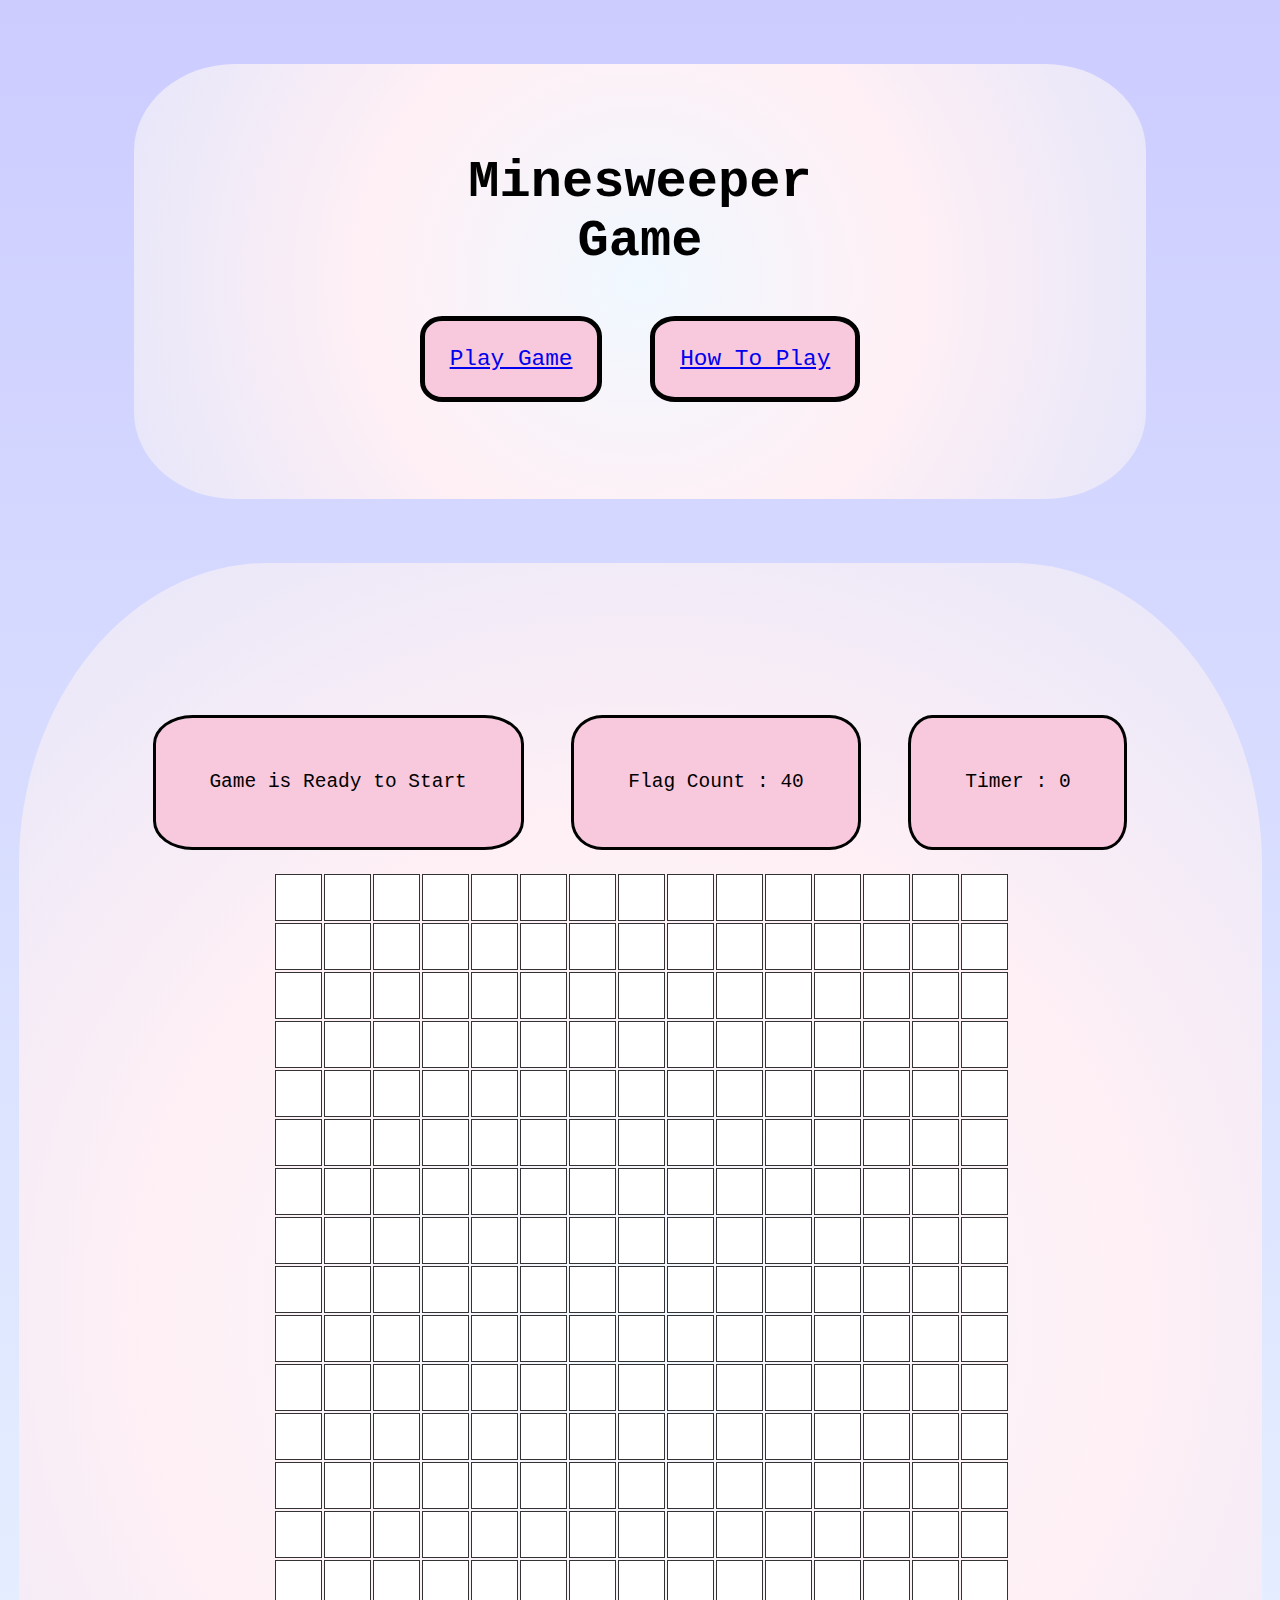
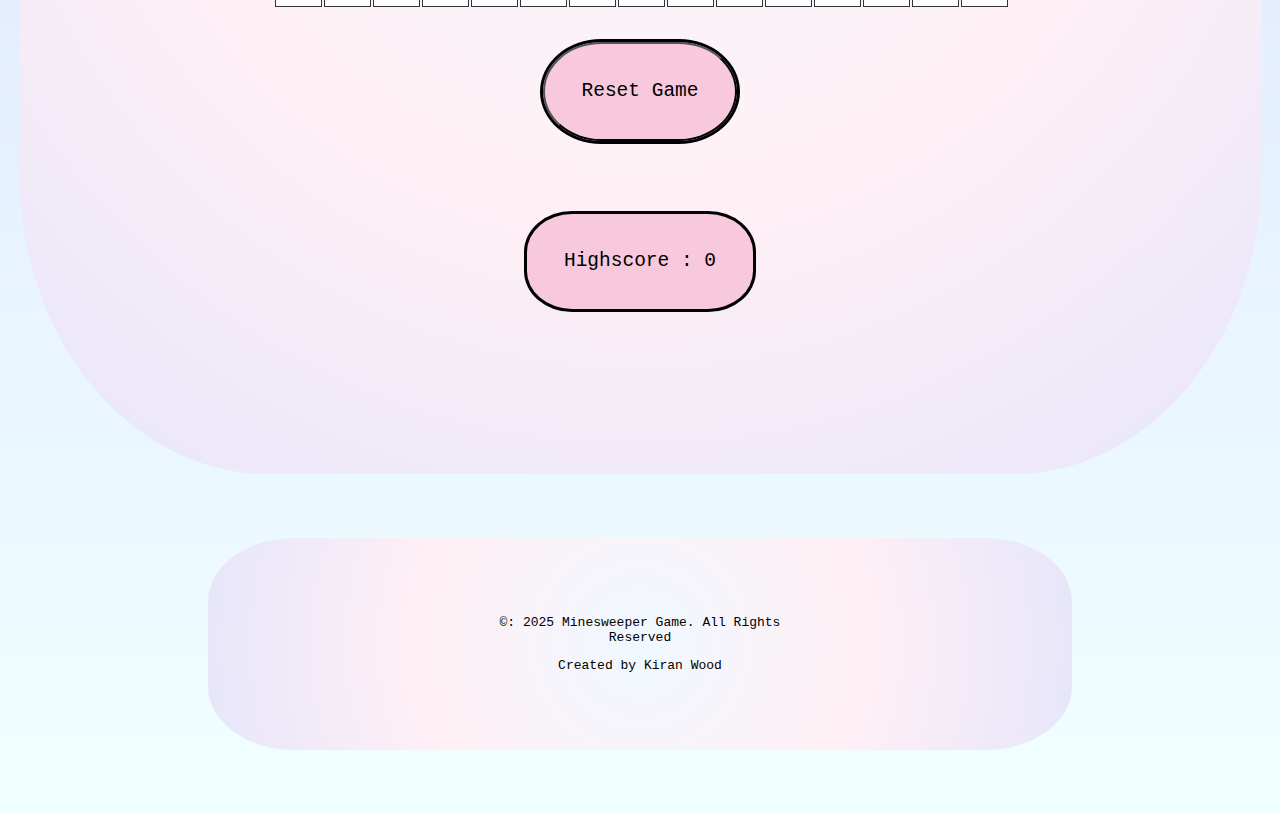
<file: minesweeper/index.html>
<!DOCTYPE html>
<html>

<!--
    This is the main page of the Minesweeper Game Webpage. It contains the minesweeper game that users can play.
-->

<head>
    <title>Minesweeper Game</title>

    <link rel="stylesheet" href="./css/style.css" />
</head>

<body>
    <header>
        <h1 class="web-title">Minesweeper Game</h1>

        <nav>
            <ol class="nav-list">
                <li><a href="index.html">Play Game</a></li>
                <li><a href="./webpages/how-to-play.html">How To Play</a></li>
            </ol>
        </nav>
    </header>

    <!--Minesweeper Game-->
    <main class="minesweeper-game">

        <!--Gives Game Information-->

        <div class="game-info">
            <p id="game-status"></p>
            <p id="flag-count">Flag Count : 40</p>
            <p id="timer">Timer : 0</p>
        </div>

        <!--Holds all the cells of Game-->
        <div id="board" oncontextmenu="return false;"></div>

        <button id="reset-button">Reset Game</button>
        <p id="highscore">Highscore : 0</p>

        <script type="module" src="./scripts/app.js"></script>
    </main>

    <footer>
        <div class="final-text">
            <p>&copy;: 2025 Minesweeper Game. All Rights Reserved</p>
            <p>Created by Kiran Wood</p>
        </div>
    </footer>
</body>

</html>
</file>
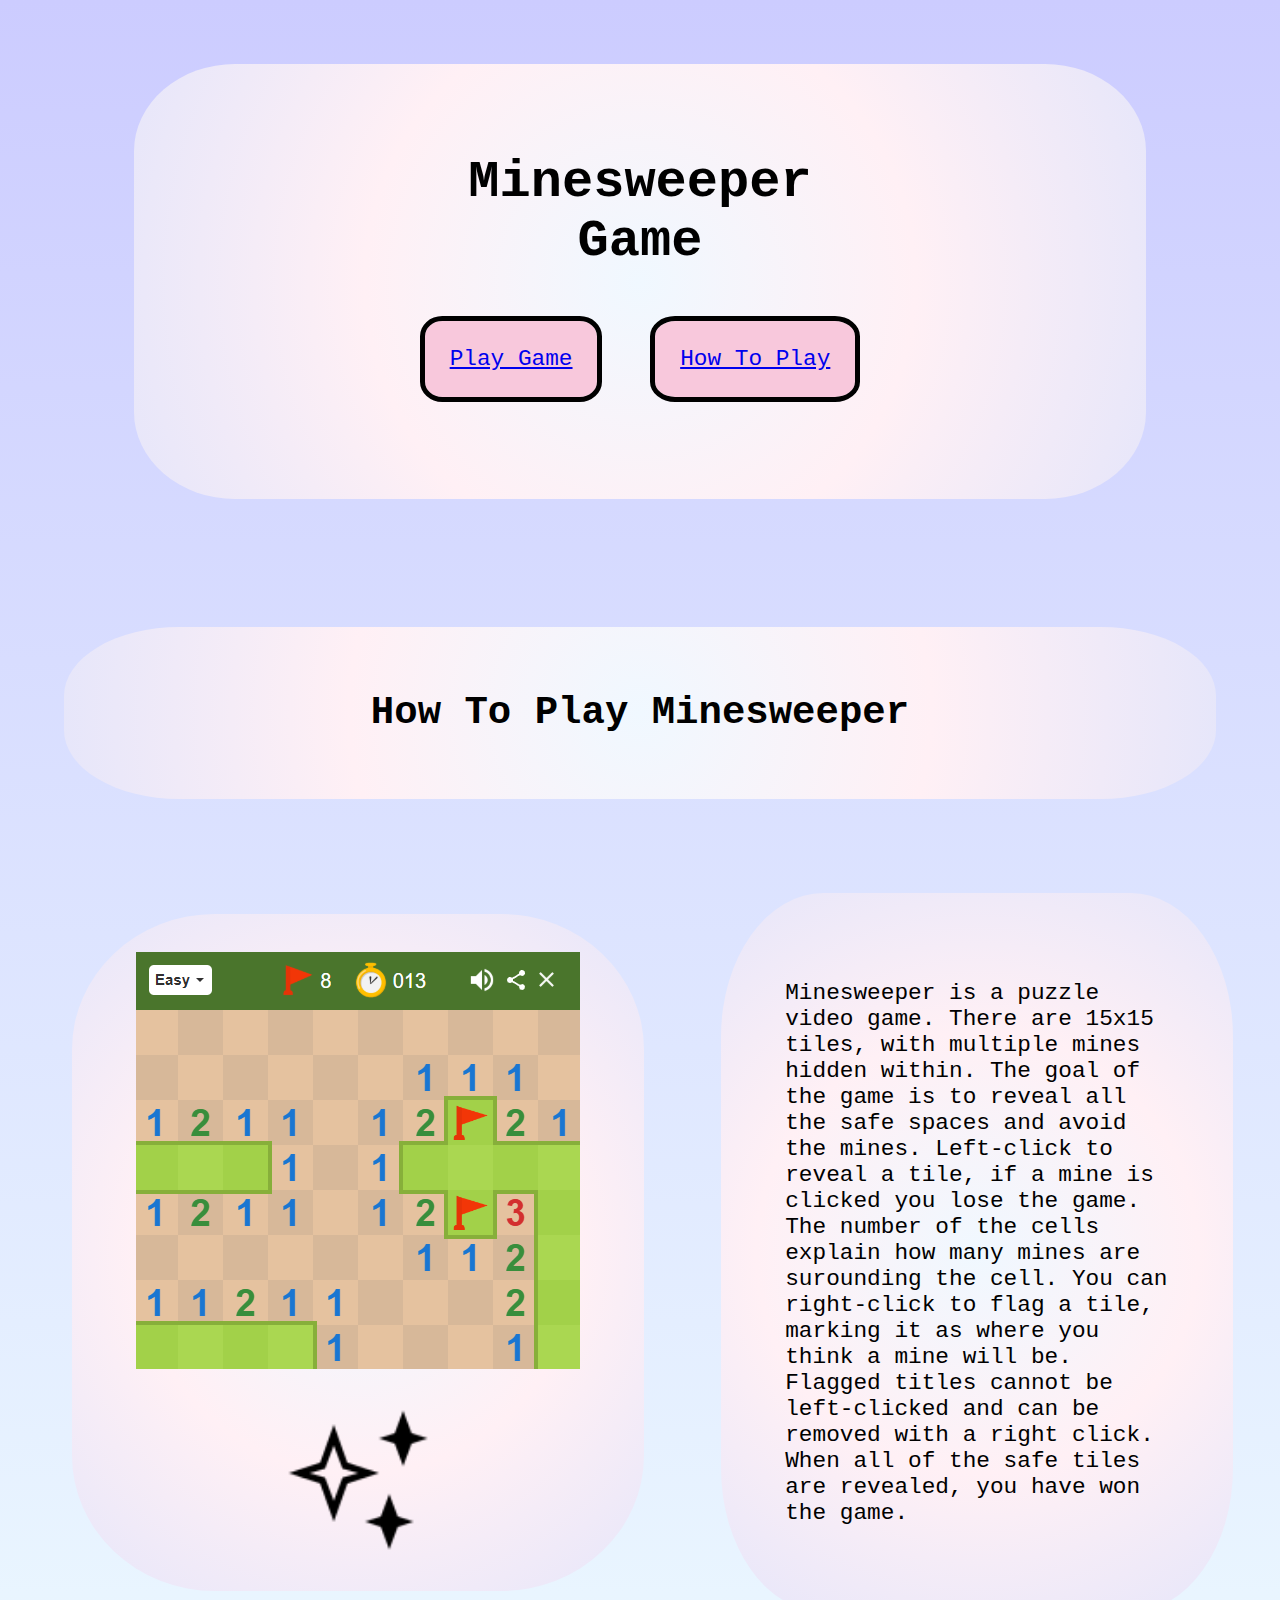
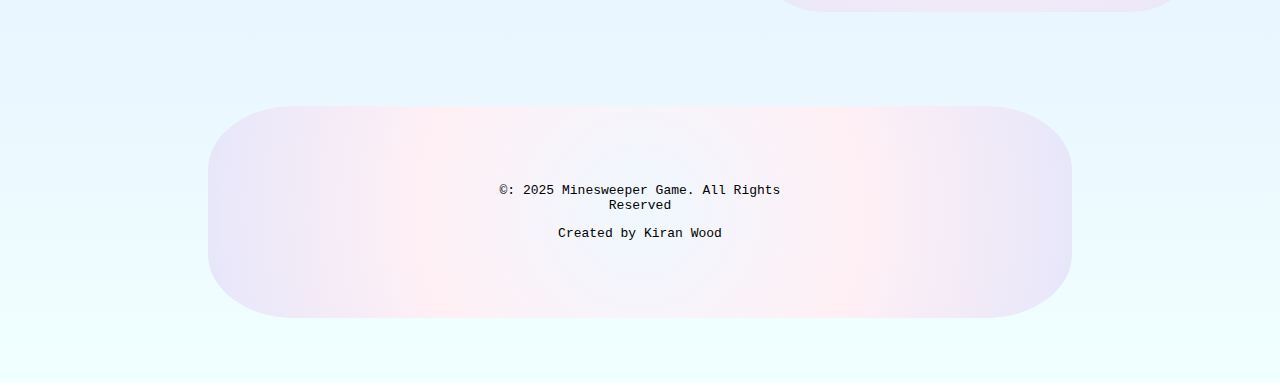
<file: minesweeper/webpages/how-to-play.html>
<!DOCTYPE html>
<html>

<!--
    This page is dedicated to an explanation of how minesweeper works and how to play.
-->

<head>
    <title>Minesweeper Game</title>

    <link rel="stylesheet" href="../css/style.css" />
</head>

<body>
    <header>
        <h1 class="web-title">Minesweeper Game</h1>

        <nav>
            <ol class="nav-list">
                <li><a href="../index.html">Play Game</a></li>
                <li><a href="how-to-play.html">How To Play</a></li>
            </ol>
        </nav>
    </header>

    <main>
        <h2>How To Play Minesweeper</h2>

        <section class="flex-container">
            <div class="flex-image"> <!--Left Side of Flex Container-->
                <img src="../images/minesweeper.png" alt="Photo of minesweeper game" style="width:100%;height:100%" />
                <img src="../images/star.png" alt="Photo of a star icon" style="width:50%;height:50%" />
            </div>

            <aside class="side-bar"> <!--Right Side of Flex Container-->
                <p>
                    Minesweeper is a puzzle video game. There are 15x15 tiles, with multiple mines hidden within. The goal of the game is to reveal all the safe
                    spaces and avoid the mines. Left-click to reveal a tile, if a mine is clicked you lose the game. The number of the cells explain how many
                    mines are surounding the cell. You can right-click to flag a tile, marking it as where you think a mine will be. Flagged titles cannot be
                    left-clicked and can be removed with a right click. When all of the safe tiles are revealed, you have won the game.
                </p>
            </aside>
        </section>
    </main>

    <footer>
        <div class="final-text">
            <p>&copy;: 2025 Minesweeper Game. All Rights Reserved</p>
            <p>Created by Kiran Wood</p>
        </div>
    </footer>
</body>

</html>
</file>
<file: minesweeper/css/style.css>
/*
    Element Selectors
*/

body {
    font-family: monospace;
    background-image: linear-gradient(to top, Azure, #CCCCFF);
    display: flex;
    flex-direction: column;
    align-content: center;
    align-items: center;
    margin: 0;
}

header {
    background-image: radial-gradient(circle, AliceBlue, LavenderBlush, Lavender);
    padding-top: 5%;
    padding-bottom: 5%;
    padding-left: 20%;
    padding-right: 20%;
    border-radius: 10% / 20%;
    margin: 5%;
}

footer {
    background-image: radial-gradient(circle, AliceBlue, LavenderBlush, Lavender);
    box-sizing: border-box;
    padding-top: 5%;
    padding-bottom: 5%;
    padding-left: 20%;
    padding-right: 20%;
    border-radius: 10% / 30%;
    margin: 5%;
}

h1 {
    font-size: 400%;
    text-align: center;
    margin: 5%;
}

h2 {
    font-size: 300%;
    text-align: center;
    background-image: radial-gradient(circle, AliceBlue, LavenderBlush, Lavender);
    padding-top: 5%;
    padding-bottom: 5%;
    padding-left: 20%;
    padding-right: 20%;
    border-radius: 10% / 40%;
    margin: 5%;
}

/*
    Class Selectors
*/


.nav-list {
    list-style: none;
    text-align: center;
    padding: 0;
}

    .nav-list li {
        font-size: 175%;
        background-color: #F8C8DC;
        display: inline-block;
        outline-style: solid;
        outline-color: black;
        outline-width: thick;
        padding: 5%;
        border-radius: 10% / 20%;
        margin: 5%;
    }

.minesweeper-game {
    background-image: radial-gradient(circle, AliceBlue, LavenderBlush, Lavender);
    padding-left: 20%;
    padding-right: 20%;
    padding-top: 10%;
    padding-bottom: 10%;
    border-radius: 20% / 20%;
    display: flex;
    flex-direction: column;
    align-content: center;
    align-items: center;
}

.flex-container {
    display: flex;
    flex-direction: row;
    justify-content: center;
    align-items: center;
}

.flex-image {
    background-image: radial-gradient(circle, AliceBlue, LavenderBlush, Lavender);
    display: flex;
    flex-direction: column;
    justify-content: center;
    align-items: center;
    padding-top: 3%;
    padding-bottom: 0;
    padding-left: 5%;
    padding-right: 5%;
    border-radius: 25% / 20%;
    margin: 4%;
}

.side-bar {
    font-size: 175%;
    background-image: radial-gradient(circle, AliceBlue, LavenderBlush, Lavender);
    width: 30%;
    padding: 5%;
    border-radius: 20% / 20%;
    margin: 2%;
}

.final-text {
    text-align: center;
    margin: 3%;
}

.game-info {
    list-style: none;
    text-align: center;
    display: flex;
    flex-direction: row;
    justify-content: center;
    padding: 0;
}

    .game-info p {
        font-size: 150%;
        text-align: center;
        white-space: nowrap;
        display: inline-block;
        background-color: #F8C8DC;
        align-items: center;
        outline-style: solid;
        outline-color: black;
        padding: 10%;
        border-radius: 10% / 20%;
        margin: 5%;
    }

.cell {
    font-family: cursive;
    display: flex;
    justify-content: center;
    align-items: center;
    background: #fff;
    cursor: pointer;
    width: 45px;
    height: 45px;
    border: 1px solid #333;
}

    .cell:active {
        transform: translateY(2px);
    }

/*
    ID Selection
*/

#board {
    display: grid;
    grid-template-columns: repeat(15, 45px);
    grid-template-rows: repeat(15, 45px);
    grid-gap: 4px;
    justify-content: center;
}

#highscore {
    align-items: center;
    outline-style: solid;
    outline-color: black;
    padding: 5%;
    border-radius: 20% / 40%;
    display: inline-block;
    font-size: 150%;
    background-color: #F8C8DC;
    margin: 5%;
}

#game-status {
    text-align: center;
    display: inline-block;
    background-color: #F8C8DC;
    width: 50%;
    height: 10%;
    outline-style: solid;
    outline-color: black;
    padding: 10%;
    border-radius: 10% / 20%;
    margin: 5%;
}

#reset-button {
    font-family: monospace;
    font-size: 150%;
    display: inline-block;
    align-items: center;
    background-color: #F8C8DC;
    outline-style: solid;
    outline-color: black;
    padding: 5%;
    border-radius: 30% / 50%;
    margin: 5%;
}

    #reset-button:active {
        transform: translateY(2px);
    }
</file>
